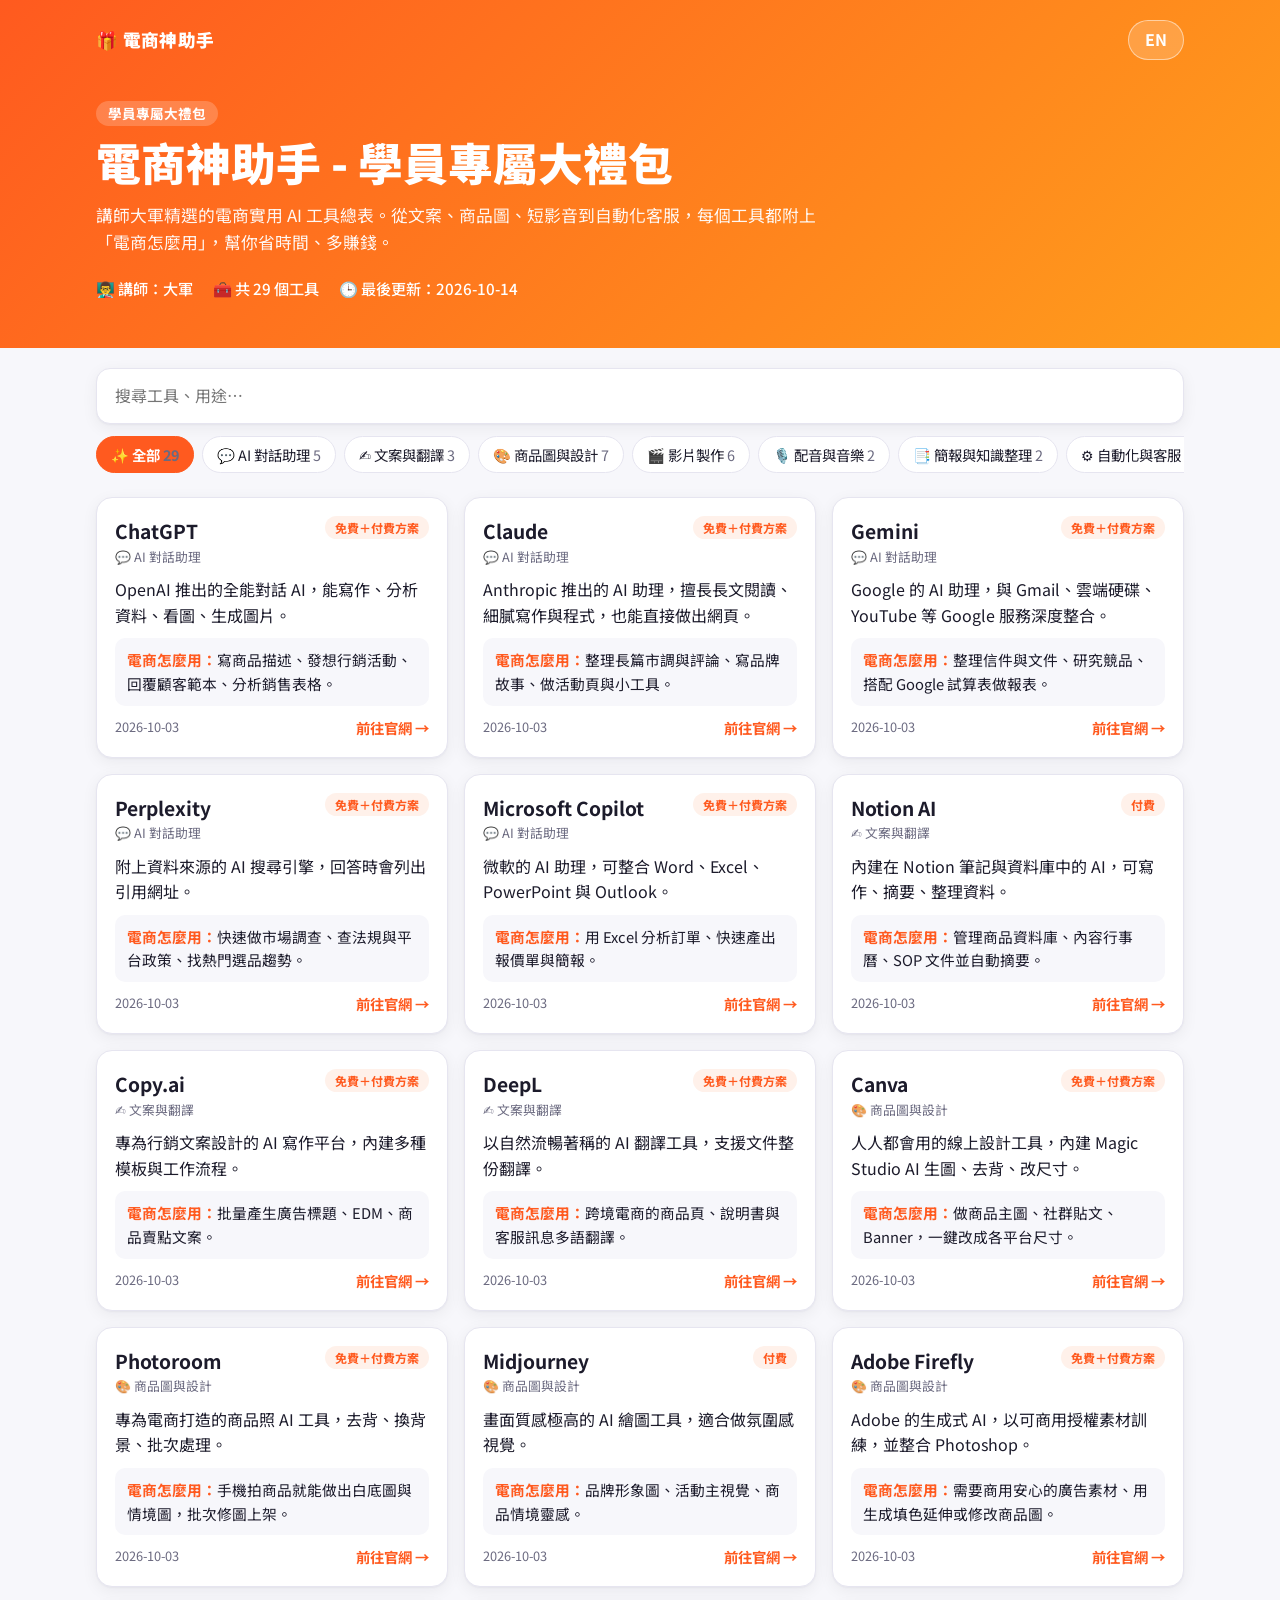
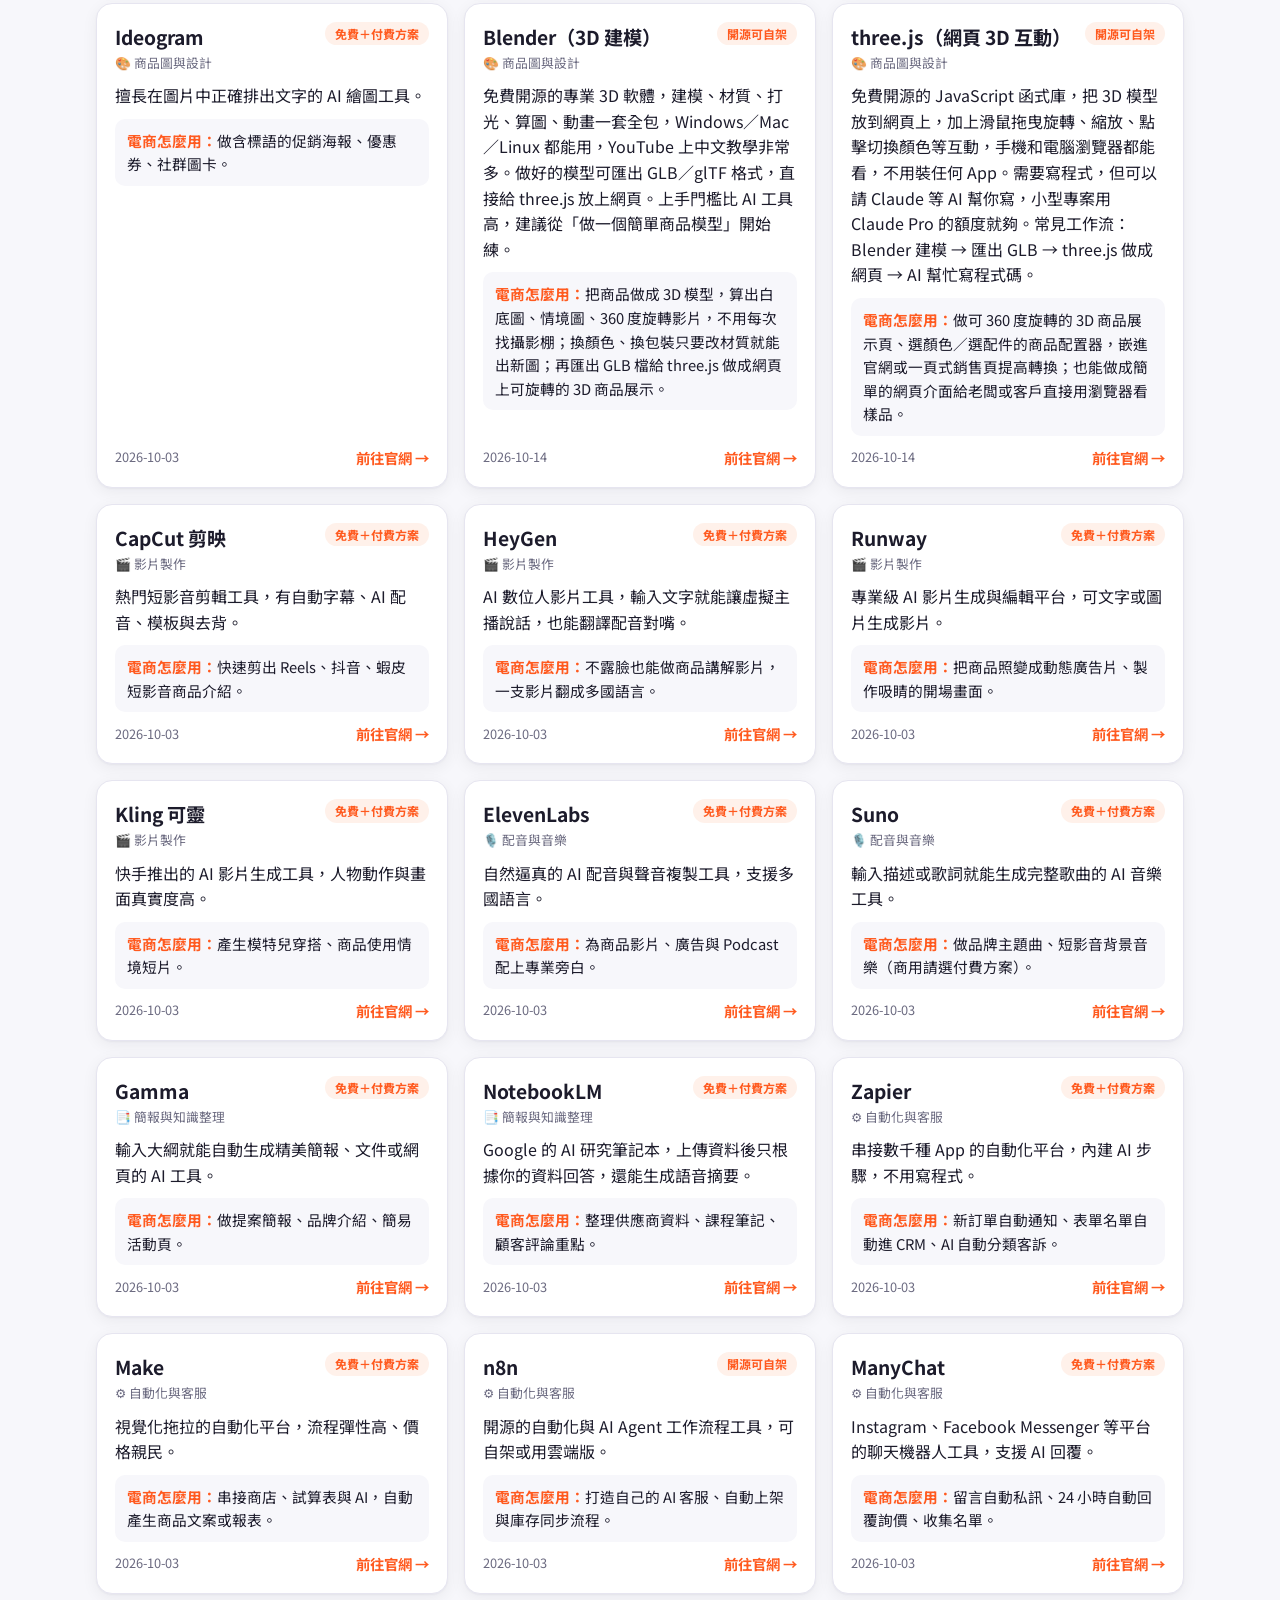
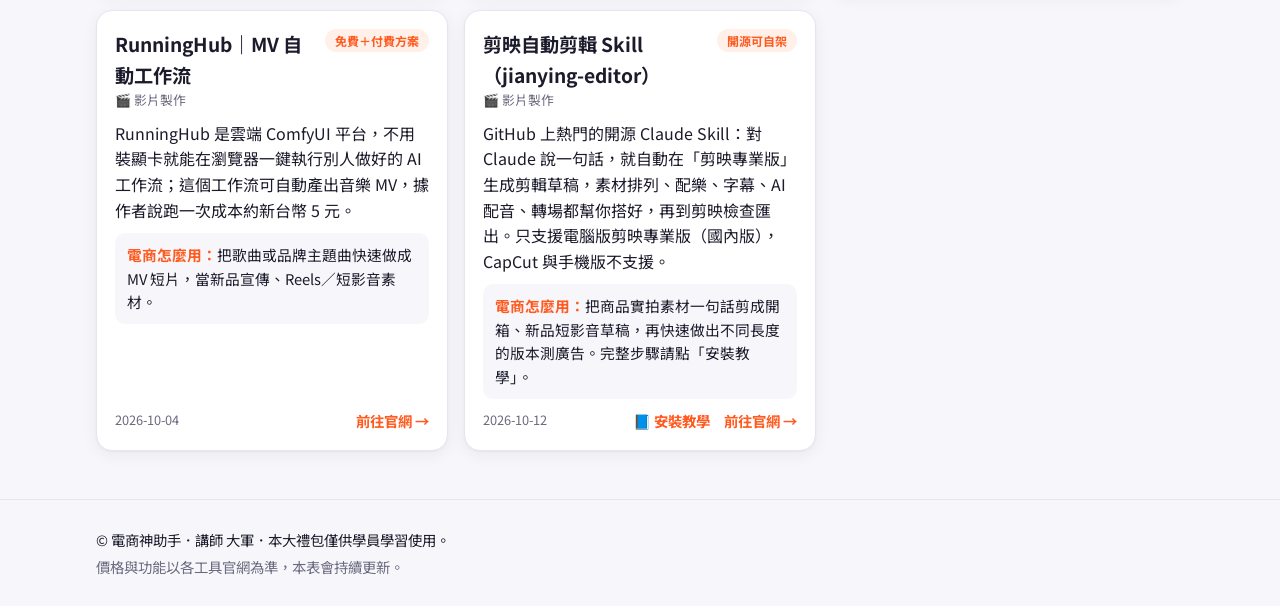
<file: index.html>
<!doctype html>
<html lang="zh-Hant">
<head>
  <meta charset="utf-8">
  <meta name="viewport" content="width=device-width, initial-scale=1">
  <title>電商神助手 - 學員專屬大禮包</title>
  <meta name="description" content="電商神助手講師大軍整理的電商實用 AI 工具總表，中英雙語。">
  <link rel="icon" href="data:image/svg+xml,<svg xmlns='http://www.w3.org/2000/svg' viewBox='0 0 100 100'><text y='.9em' font-size='90'>🎁</text></svg>">
  <link rel="preconnect" href="https://fonts.googleapis.com">
  <link href="https://fonts.googleapis.com/css2?family=Noto+Sans+TC:wght@400;500;700;900&display=swap" rel="stylesheet">
  <link rel="stylesheet" href="assets/style.css">
</head>
<body>
  <header class="hero">
    <div class="wrap">
      <div class="topbar">
        <span class="brand">🎁 <span data-i18n="brand">電商神助手</span></span>
        <button id="langBtn" class="lang-btn" type="button" aria-label="Switch language">EN</button>
      </div>
      <p class="eyebrow" data-i18n="eyebrow">學員專屬大禮包</p>
      <h1 data-i18n="title">電商神助手 - 學員專屬大禮包</h1>
      <p class="lead" data-i18n="lead">講師大軍精選的電商實用 AI 工具總表。從文案、商品圖、短影音到自動化客服，每個工具都附上「電商怎麼用」，幫你省時間、多賺錢。</p>
      <div class="meta">
        <span>👨‍🏫 <span data-i18n="instructor">講師：大軍</span></span>
        <span>🧰 <span id="toolCount"></span></span>
        <span>🕒 <span id="lastUpdated"></span></span>
      </div>
    </div>
  </header>

  <main class="wrap">
    <div class="controls">
      <input id="search" type="search" autocomplete="off" placeholder="搜尋工具、用途…">
      <div id="chips" class="chips" role="tablist"></div>
    </div>
    <p id="empty" class="empty" hidden data-i18n="empty">找不到符合的工具，換個關鍵字試試。</p>
    <div id="grid" class="grid"></div>
  </main>

  <footer class="footer">
    <div class="wrap">
      <p data-i18n="footer1">© 電商神助手．講師 大軍．本大禮包僅供學員學習使用。</p>
      <p class="muted" data-i18n="footer2">價格與功能以各工具官網為準，本表會持續更新。</p>
    </div>
  </footer>

  <script src="assets/app.js"></script>
</body>
</html>
</file>
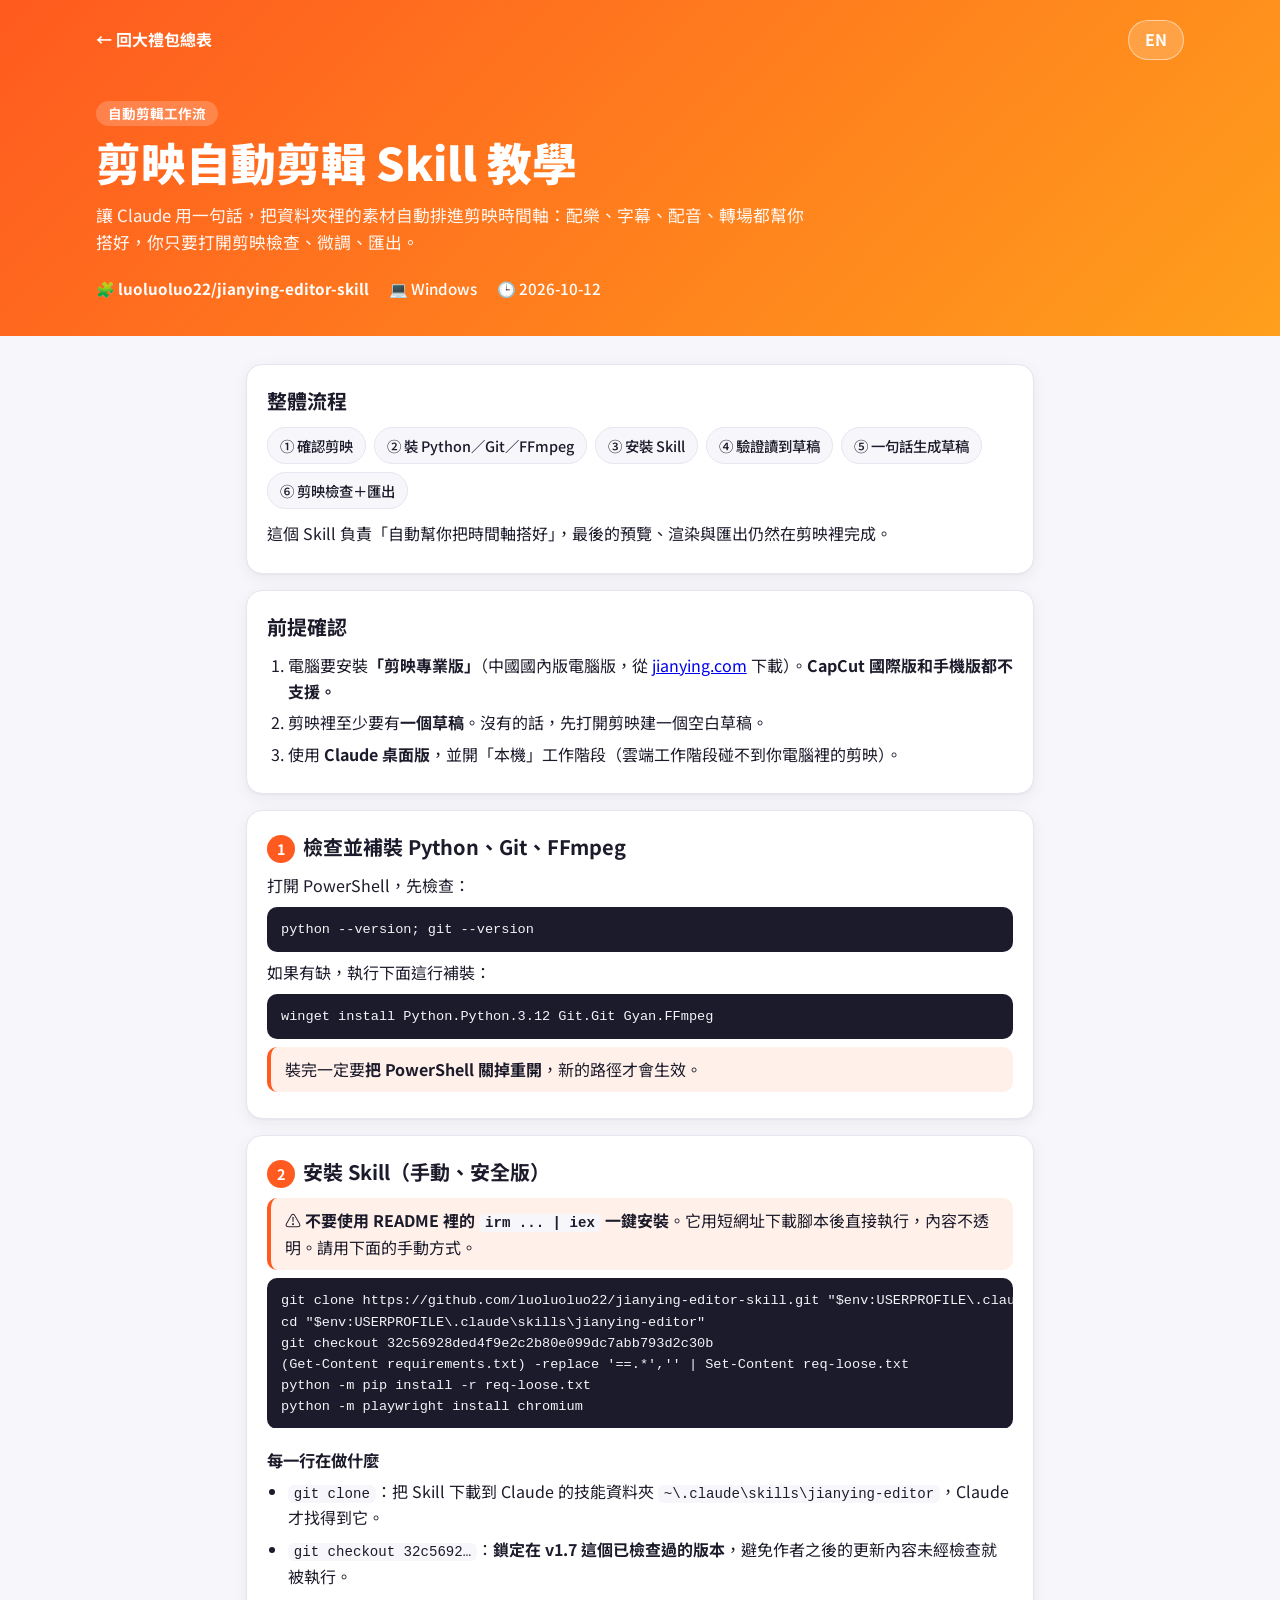
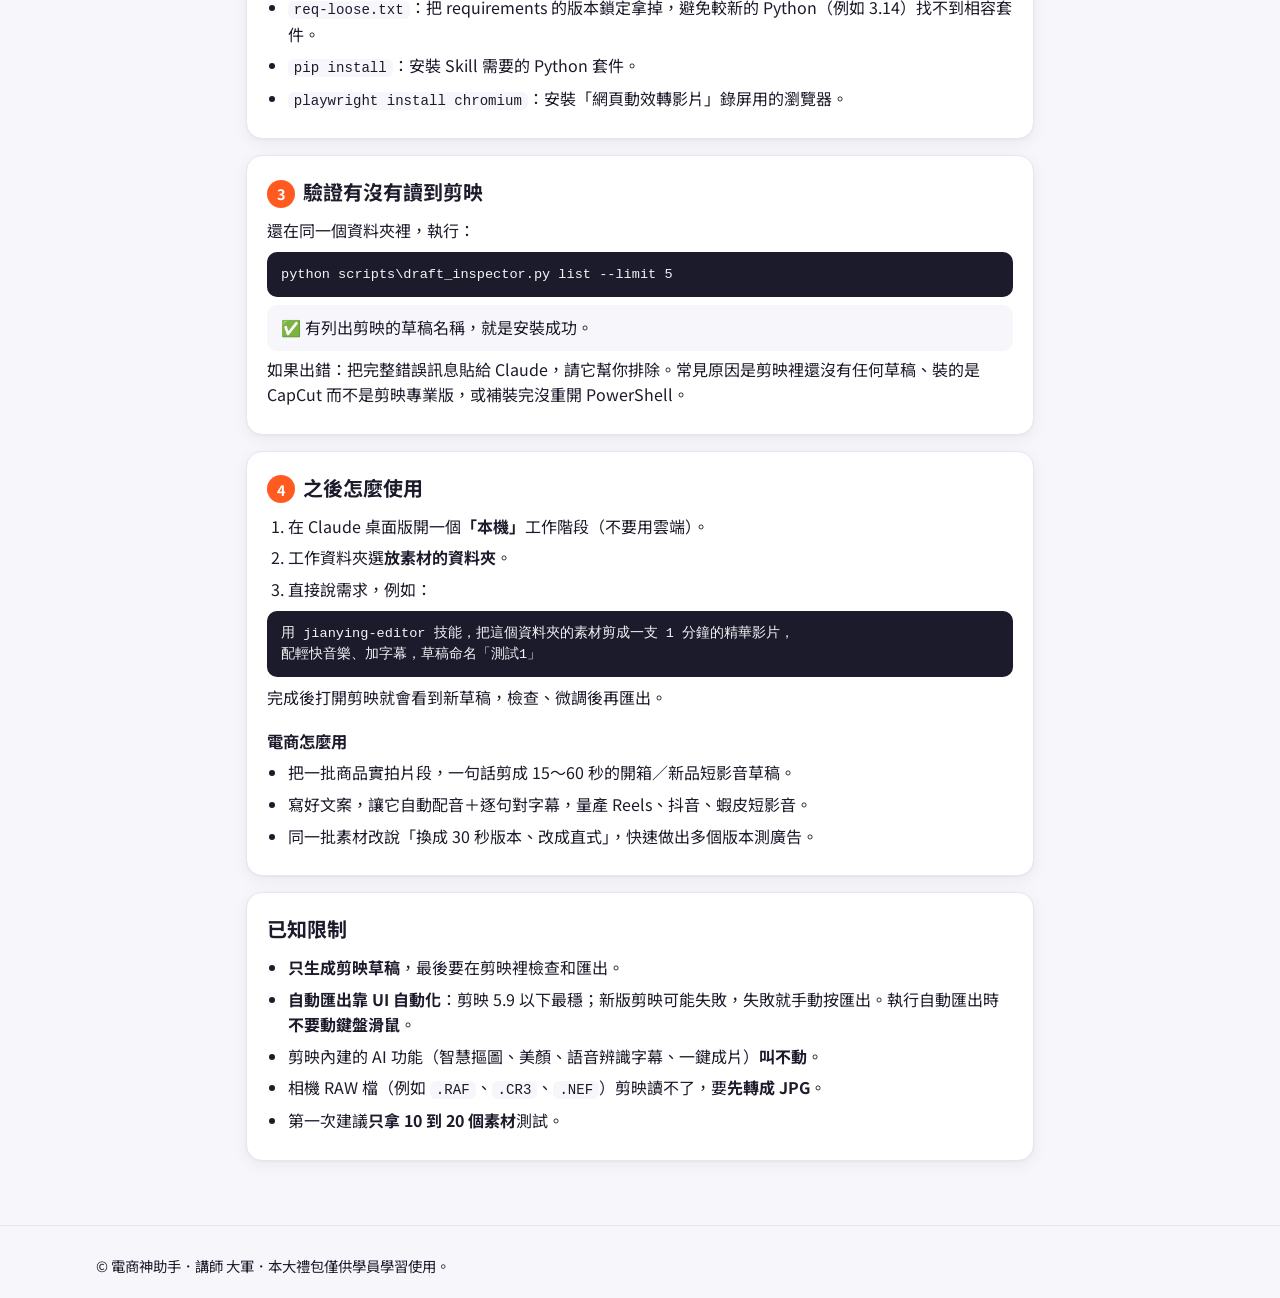
<file: guides/jianying-editor-skill.html>
<!doctype html>
<html lang="zh-Hant">
<head>
  <meta charset="utf-8">
  <meta name="viewport" content="width=device-width, initial-scale=1">
  <title>剪映自動剪輯 Skill 教學｜電商神助手</title>
  <meta name="description" content="用 Claude + 剪映專業版，一句話自動生成剪輯草稿的安裝與使用工作流。">
  <link rel="icon" href="data:image/svg+xml,<svg xmlns='http://www.w3.org/2000/svg' viewBox='0 0 100 100'><text y='.9em' font-size='90'>🎬</text></svg>">
  <link rel="preconnect" href="https://fonts.googleapis.com">
  <link href="https://fonts.googleapis.com/css2?family=Noto+Sans+TC:wght@400;500;700;900&display=swap" rel="stylesheet">
  <link rel="stylesheet" href="../assets/style.css">
  <style>
    .hero { padding-bottom: 36px; }
    .back { color: #fff; text-decoration: none; font-weight: 700; }
    .back:hover { text-decoration: underline; }
    .doc { max-width: 820px; padding-top: 28px; padding-bottom: 48px; }
    .doc section {
      background: var(--surface); border: 1px solid var(--border); border-radius: 16px;
      padding: 20px; margin-bottom: 16px; box-shadow: var(--shadow);
    }
    .doc h2 { margin: 0 0 10px; font-size: 1.25rem; }
    .doc h3 { margin: 18px 0 6px; font-size: 1.02rem; }
    .doc p, .doc li { margin: 6px 0; }
    .doc ul, .doc ol { padding-left: 1.3em; margin: 6px 0; }
    .step-no {
      display: inline-flex; align-items: center; justify-content: center; width: 28px; height: 28px;
      border-radius: 50%; background: var(--brand); color: #fff; font-size: .9rem; margin-right: 8px;
    }
    pre {
      margin: 8px 0; padding: 12px 14px; border-radius: 10px; overflow-x: auto;
      background: #1c1b2b; color: #f3f3f8; font-size: .85rem; line-height: 1.55;
    }
    code { font-family: ui-monospace, "Cascadia Code", Consolas, monospace; }
    p code, li code { background: var(--bg); padding: 1px 6px; border-radius: 6px; font-size: .88em; }
    .note { padding: 10px 14px; border-radius: 10px; background: var(--accent-bg); border-left: 4px solid var(--brand); }
    .ok { padding: 10px 14px; border-radius: 10px; background: var(--bg); }
    .doc .flow { display: flex; flex-wrap: wrap; gap: 8px; margin: 10px 0 0; padding: 0; list-style: none; }
    .doc .flow li {
      margin: 0; padding: 6px 12px; border-radius: 999px; font-size: .9rem; font-weight: 500;
      background: var(--bg); border: 1px solid var(--border);
    }
    [data-lang] { display: none; }
    html[lang="zh-Hant"] [data-lang="zh"], html[lang="en"] [data-lang="en"] { display: block; }
    html[lang="zh-Hant"] span[data-lang="zh"], html[lang="en"] span[data-lang="en"] { display: inline; }
  </style>
</head>
<body>
  <header class="hero">
    <div class="wrap">
      <div class="topbar">
        <a class="back" href="../"><span data-lang="zh">← 回大禮包總表</span><span data-lang="en">← Back to gift pack</span></a>
        <button id="langBtn" class="lang-btn" type="button" aria-label="Switch language">EN</button>
      </div>
      <p class="eyebrow"><span data-lang="zh">自動剪輯工作流</span><span data-lang="en">Auto-editing workflow</span></p>
      <h1><span data-lang="zh">剪映自動剪輯 Skill 教學</span><span data-lang="en">JianYing Auto-Editing Skill Guide</span></h1>
      <p class="lead" data-lang="zh">讓 Claude 用一句話，把資料夾裡的素材自動排進剪映時間軸：配樂、字幕、配音、轉場都幫你搭好，你只要打開剪映檢查、微調、匯出。</p>
      <p class="lead" data-lang="en">Let Claude turn one sentence into a ready-to-edit JianYing (剪映) draft: it lays your clips on the timeline with music, captions, voice-over and transitions. You just open JianYing, review, tweak and export.</p>
      <div class="meta">
        <span>🧩 <a class="back" href="https://github.com/luoluoluo22/jianying-editor-skill" target="_blank" rel="noopener">luoluoluo22/jianying-editor-skill</a></span>
        <span>💻 Windows</span>
        <span>🕒 2026-10-12</span>
      </div>
    </div>
  </header>

  <main class="wrap doc">

    <!-- ===================== 中文 ===================== -->
    <div data-lang="zh">
      <section>
        <h2>整體流程</h2>
        <ul class="flow">
          <li>① 確認剪映</li><li>② 裝 Python／Git／FFmpeg</li><li>③ 安裝 Skill</li><li>④ 驗證讀到草稿</li><li>⑤ 一句話生成草稿</li><li>⑥ 剪映檢查＋匯出</li>
        </ul>
        <p style="margin-top:12px">這個 Skill 負責「自動幫你把時間軸搭好」，最後的預覽、渲染與匯出仍然在剪映裡完成。</p>
      </section>

      <section>
        <h2>前提確認</h2>
        <ol>
          <li>電腦要安裝<strong>「剪映專業版」</strong>（中國國內版電腦版，從 <a href="https://www.jianying.com" target="_blank" rel="noopener">jianying.com</a> 下載）。<strong>CapCut 國際版和手機版都不支援。</strong></li>
          <li>剪映裡至少要有<strong>一個草稿</strong>。沒有的話，先打開剪映建一個空白草稿。</li>
          <li>使用 <strong>Claude 桌面版</strong>，並開「本機」工作階段（雲端工作階段碰不到你電腦裡的剪映）。</li>
        </ol>
      </section>

      <section>
        <h2><span class="step-no">1</span>檢查並補裝 Python、Git、FFmpeg</h2>
        <p>打開 PowerShell，先檢查：</p>
        <pre><code>python --version; git --version</code></pre>
        <p>如果有缺，執行下面這行補裝：</p>
        <pre><code>winget install Python.Python.3.12 Git.Git Gyan.FFmpeg</code></pre>
        <p class="note">裝完一定要<strong>把 PowerShell 關掉重開</strong>，新的路徑才會生效。</p>
      </section>

      <section>
        <h2><span class="step-no">2</span>安裝 Skill（手動、安全版）</h2>
        <p class="note">⚠️ <strong>不要使用 README 裡的 <code>irm ... | iex</code> 一鍵安裝</strong>。它用短網址下載腳本後直接執行，內容不透明。請用下面的手動方式。</p>
        <pre><code>git clone https://github.com/luoluoluo22/jianying-editor-skill.git "$env:USERPROFILE\.claude\skills\jianying-editor"
cd "$env:USERPROFILE\.claude\skills\jianying-editor"
git checkout 32c56928ded4f9e2c2b80e099dc7abb793d2c30b
(Get-Content requirements.txt) -replace '==.*','' | Set-Content req-loose.txt
python -m pip install -r req-loose.txt
python -m playwright install chromium</code></pre>
        <h3>每一行在做什麼</h3>
        <ul>
          <li><code>git clone</code>：把 Skill 下載到 Claude 的技能資料夾 <code>~\.claude\skills\jianying-editor</code>，Claude 才找得到它。</li>
          <li><code>git checkout 32c5692…</code>：<strong>鎖定在 v1.7 這個已檢查過的版本</strong>，避免作者之後的更新內容未經檢查就被執行。</li>
          <li><code>req-loose.txt</code>：把 requirements 的版本鎖定拿掉，避免較新的 Python（例如 3.14）找不到相容套件。</li>
          <li><code>pip install</code>：安裝 Skill 需要的 Python 套件。</li>
          <li><code>playwright install chromium</code>：安裝「網頁動效轉影片」錄屏用的瀏覽器。</li>
        </ul>
      </section>

      <section>
        <h2><span class="step-no">3</span>驗證有沒有讀到剪映</h2>
        <p>還在同一個資料夾裡，執行：</p>
        <pre><code>python scripts\draft_inspector.py list --limit 5</code></pre>
        <p class="ok">✅ 有列出剪映的草稿名稱，就是安裝成功。</p>
        <p>如果出錯：把完整錯誤訊息貼給 Claude，請它幫你排除。常見原因是剪映裡還沒有任何草稿、裝的是 CapCut 而不是剪映專業版，或補裝完沒重開 PowerShell。</p>
      </section>

      <section>
        <h2><span class="step-no">4</span>之後怎麼使用</h2>
        <ol>
          <li>在 Claude 桌面版開一個<strong>「本機」</strong>工作階段（不要用雲端）。</li>
          <li>工作資料夾選<strong>放素材的資料夾</strong>。</li>
          <li>直接說需求，例如：</li>
        </ol>
        <pre><code>用 jianying-editor 技能，把這個資料夾的素材剪成一支 1 分鐘的精華影片，
配輕快音樂、加字幕，草稿命名「測試1」</code></pre>
        <p>完成後打開剪映就會看到新草稿，檢查、微調後再匯出。</p>
        <h3>電商怎麼用</h3>
        <ul>
          <li>把一批商品實拍片段，一句話剪成 15～60 秒的開箱／新品短影音草稿。</li>
          <li>寫好文案，讓它自動配音＋逐句對字幕，量產 Reels、抖音、蝦皮短影音。</li>
          <li>同一批素材改說「換成 30 秒版本、改成直式」，快速做出多個版本測廣告。</li>
        </ul>
      </section>

      <section>
        <h2>已知限制</h2>
        <ul>
          <li><strong>只生成剪映草稿</strong>，最後要在剪映裡檢查和匯出。</li>
          <li><strong>自動匯出靠 UI 自動化</strong>：剪映 5.9 以下最穩；新版剪映可能失敗，失敗就手動按匯出。執行自動匯出時<strong>不要動鍵盤滑鼠</strong>。</li>
          <li>剪映內建的 AI 功能（智慧摳圖、美顏、語音辨識字幕、一鍵成片）<strong>叫不動</strong>。</li>
          <li>相機 RAW 檔（例如 <code>.RAF</code>、<code>.CR3</code>、<code>.NEF</code>）剪映讀不了，要<strong>先轉成 JPG</strong>。</li>
          <li>第一次建議<strong>只拿 10 到 20 個素材</strong>測試。</li>
        </ul>
      </section>
    </div>

    <!-- ===================== English ===================== -->
    <div data-lang="en">
      <section>
        <h2>The workflow at a glance</h2>
        <ul class="flow">
          <li>① Check JianYing</li><li>② Install Python / Git / FFmpeg</li><li>③ Install the skill</li><li>④ Verify drafts are found</li><li>⑤ One sentence → draft</li><li>⑥ Review & export in JianYing</li>
        </ul>
        <p style="margin-top:12px">The skill builds the timeline for you; previewing, rendering and exporting still happen inside JianYing.</p>
      </section>

      <section>
        <h2>Before you start</h2>
        <ol>
          <li>Install <strong>JianYing Pro (剪映专业版)</strong>, the mainland-China desktop app from <a href="https://www.jianying.com" target="_blank" rel="noopener">jianying.com</a>. <strong>CapCut (international) and the mobile app are not supported.</strong></li>
          <li>JianYing must contain <strong>at least one draft</strong>. If it has none, open JianYing and create an empty one.</li>
          <li>Use the <strong>Claude desktop app</strong> with a <strong>local</strong> session (a cloud session can't reach JianYing on your PC).</li>
        </ol>
      </section>

      <section>
        <h2><span class="step-no">1</span>Check for Python, Git and FFmpeg</h2>
        <p>Open PowerShell and check:</p>
        <pre><code>python --version; git --version</code></pre>
        <p>If anything is missing, install it:</p>
        <pre><code>winget install Python.Python.3.12 Git.Git Gyan.FFmpeg</code></pre>
        <p class="note">Afterwards, <strong>close and reopen PowerShell</strong> so the new PATH takes effect.</p>
      </section>

      <section>
        <h2><span class="step-no">2</span>Install the skill (manual, safer method)</h2>
        <p class="note">⚠️ <strong>Do not use the README's <code>irm ... | iex</code> one-liner.</strong> It downloads a script from a short link and runs it immediately, so you can't see what it does. Use the manual steps below.</p>
        <pre><code>git clone https://github.com/luoluoluo22/jianying-editor-skill.git "$env:USERPROFILE\.claude\skills\jianying-editor"
cd "$env:USERPROFILE\.claude\skills\jianying-editor"
git checkout 32c56928ded4f9e2c2b80e099dc7abb793d2c30b
(Get-Content requirements.txt) -replace '==.*','' | Set-Content req-loose.txt
python -m pip install -r req-loose.txt
python -m playwright install chromium</code></pre>
        <h3>What each line does</h3>
        <ul>
          <li><code>git clone</code>: downloads the skill into Claude's skills folder, <code>~\.claude\skills\jianying-editor</code>, so Claude can find it.</li>
          <li><code>git checkout 32c5692…</code>: <strong>pins the reviewed v1.7 commit</strong>, so later upstream changes don't run unreviewed.</li>
          <li><code>req-loose.txt</code>: strips version pins from requirements so newer Pythons (e.g. 3.14) can still find compatible packages.</li>
          <li><code>pip install</code>: installs the Python packages the skill needs.</li>
          <li><code>playwright install chromium</code>: installs the browser used to record web animations as video.</li>
        </ul>
      </section>

      <section>
        <h2><span class="step-no">3</span>Verify it can see JianYing</h2>
        <p>From the same folder, run:</p>
        <pre><code>python scripts\draft_inspector.py list --limit 5</code></pre>
        <p class="ok">✅ If it lists your JianYing draft names, the install worked.</p>
        <p>If it errors, paste the full message to Claude and ask it to troubleshoot. Common causes: no drafts in JianYing yet, CapCut installed instead of JianYing Pro, or PowerShell not reopened after installing.</p>
      </section>

      <section>
        <h2><span class="step-no">4</span>Using it</h2>
        <ol>
          <li>In the Claude desktop app, start a <strong>local</strong> session (not cloud).</li>
          <li>Pick the <strong>folder that holds your footage</strong> as the working folder.</li>
          <li>Describe what you want, for example:</li>
        </ol>
        <pre><code>Use the jianying-editor skill to cut the footage in this folder into a
1-minute highlight video with upbeat music and captions. Name the draft "Test1".</code></pre>
        <p>Open JianYing afterwards and the new draft is there. Review, tweak, then export.</p>
        <h3>For sellers</h3>
        <ul>
          <li>Turn a batch of product clips into a 15–60s unboxing or launch video draft with one sentence.</li>
          <li>Write the script and let it add voice-over plus line-by-line captions to mass-produce Reels and short-form ads.</li>
          <li>Ask for "a 30-second vertical version" of the same footage to spin up ad variants for testing.</li>
        </ul>
      </section>

      <section>
        <h2>Known limitations</h2>
        <ul>
          <li><strong>It only creates JianYing drafts</strong>; you still review and export in JianYing.</li>
          <li><strong>Auto-export relies on UI automation</strong>: most reliable on JianYing 5.9 or earlier; newer versions may fail, so just click Export yourself. <strong>Don't touch the keyboard or mouse</strong> while auto-export runs.</li>
          <li>JianYing's built-in AI features (smart cutout, beauty filters, speech-to-caption, one-click video) <strong>can't be triggered</strong>.</li>
          <li>Camera RAW files (e.g. <code>.RAF</code>, <code>.CR3</code>, <code>.NEF</code>) can't be read by JianYing; <strong>convert to JPG first</strong>.</li>
          <li>For your first run, <strong>test with only 10 to 20 clips</strong>.</li>
        </ul>
      </section>
    </div>

  </main>

  <footer class="footer">
    <div class="wrap">
      <p data-lang="zh">© 電商神助手．講師 大軍．本大禮包僅供學員學習使用。</p>
      <p data-lang="en">© E-commerce Genie (電商神助手) · Instructor 大軍 · For enrolled students.</p>
    </div>
  </footer>

  <script>
    (function () {
      var lang = 'zh';
      try { var s = localStorage.getItem('lang'); if (s === 'zh' || s === 'en') lang = s; } catch (e) {}
      var btn = document.getElementById('langBtn');
      function apply() {
        document.documentElement.lang = lang === 'zh' ? 'zh-Hant' : 'en';
        document.title = lang === 'zh' ? '剪映自動剪輯 Skill 教學｜電商神助手' : 'JianYing Auto-Editing Skill Guide | E-commerce Genie';
        btn.textContent = lang === 'zh' ? 'EN' : '中文';
      }
      btn.addEventListener('click', function () {
        lang = lang === 'zh' ? 'en' : 'zh';
        try { localStorage.setItem('lang', lang); } catch (e) {}
        apply();
      });
      apply();
    })();
  </script>
</body>
</html>
</file>
<file: assets/style.css>
:root {
  --bg: #f7f7fb;
  --surface: #ffffff;
  --text: #1c1b2b;
  --muted: #6b6a80;
  --border: #e6e5f0;
  --brand: #ff5a1f;
  --brand-2: #ff9f1c;
  --accent-bg: #fff1ea;
  --hero-text: #ffffff;
  --shadow: 0 1px 2px rgba(20, 20, 40, .04), 0 4px 16px rgba(20, 20, 40, .06);
}
@media (prefers-color-scheme: dark) {
  :root:not([data-theme="light"]) {
    --bg: #12121a;
    --surface: #1c1c28;
    --text: #ececf4;
    --muted: #a3a2b8;
    --border: #2d2c3d;
    --accent-bg: #3a2218;
    --shadow: none;
  }
}
:root[data-theme="dark"] {
  --bg: #12121a; --surface: #1c1c28; --text: #ececf4; --muted: #a3a2b8;
  --border: #2d2c3d; --accent-bg: #3a2218; --shadow: none;
}

* { box-sizing: border-box; }
body {
  margin: 0;
  background: var(--bg);
  color: var(--text);
  font-family: "Noto Sans TC", system-ui, -apple-system, "Segoe UI", sans-serif;
  line-height: 1.6;
}
.wrap { max-width: 1120px; margin: 0 auto; padding: 0 16px; }

.hero {
  background: linear-gradient(135deg, var(--brand) 0%, var(--brand-2) 100%);
  color: var(--hero-text);
  padding: 20px 0 48px;
}
.topbar { display: flex; justify-content: space-between; align-items: center; margin-bottom: 40px; }
.brand { font-weight: 900; font-size: 1.1rem; letter-spacing: .02em; }
.lang-btn {
  background: rgba(255,255,255,.18); color: #fff; border: 1px solid rgba(255,255,255,.5);
  border-radius: 999px; padding: 6px 16px; font: inherit; font-weight: 700; cursor: pointer;
}
.lang-btn:hover { background: rgba(255,255,255,.3); }
.eyebrow {
  display: inline-block; margin: 0 0 8px; padding: 2px 12px; border-radius: 999px;
  background: rgba(255,255,255,.2); font-size: .85rem; font-weight: 700;
}
.hero h1 { margin: 0 0 12px; font-size: clamp(1.7rem, 4.5vw, 2.8rem); font-weight: 900; line-height: 1.25; }
.lead { margin: 0 0 20px; max-width: 720px; font-size: 1.05rem; opacity: .95; }
.meta { display: flex; flex-wrap: wrap; gap: 8px 20px; font-size: .95rem; font-weight: 500; }

.controls {
  position: sticky; top: 0; z-index: 5; background: var(--bg);
  padding: 20px 0 12px;
}
#search {
  width: 100%; padding: 14px 18px; font: inherit; font-size: 1rem;
  border: 1px solid var(--border); border-radius: 14px;
  background: var(--surface); color: var(--text); box-shadow: var(--shadow);
}
#search:focus { outline: 2px solid var(--brand); outline-offset: 1px; }
.chips { display: flex; gap: 8px; overflow-x: auto; padding: 12px 0 4px; scrollbar-width: none; }
.chips::-webkit-scrollbar { display: none; }
.chip {
  flex: none; padding: 6px 14px; border-radius: 999px; font: inherit; font-size: .9rem;
  border: 1px solid var(--border); background: var(--surface); color: var(--text); cursor: pointer;
}
.chip[aria-selected="true"] { background: var(--brand); border-color: var(--brand); color: #fff; font-weight: 700; }

.grid {
  display: grid; gap: 16px; padding: 8px 0 48px;
  grid-template-columns: repeat(auto-fill, minmax(300px, 1fr));
}
.card {
  display: flex; flex-direction: column; gap: 10px;
  background: var(--surface); border: 1px solid var(--border); border-radius: 16px;
  padding: 18px; box-shadow: var(--shadow);
}
.card-head { display: flex; justify-content: space-between; align-items: flex-start; gap: 8px; }
.card h2 { margin: 0; font-size: 1.2rem; font-weight: 700; }
.cat { font-size: .8rem; color: var(--muted); }
.price {
  flex: none; font-size: .75rem; font-weight: 700; padding: 2px 10px; border-radius: 999px;
  background: var(--accent-bg); color: var(--brand);
}
.summary { margin: 0; }
.use { margin: 0; padding: 10px 12px; border-radius: 10px; background: var(--bg); font-size: .92rem; }
.use strong { color: var(--brand); }
.card-foot { margin-top: auto; display: flex; justify-content: space-between; align-items: center; font-size: .8rem; color: var(--muted); }
.card a {
  color: var(--brand); font-weight: 700; text-decoration: none; font-size: .9rem;
}
.card a:hover { text-decoration: underline; }
.links { display: flex; gap: 14px; flex-wrap: wrap; justify-content: flex-end; }
.empty { text-align: center; color: var(--muted); padding: 40px 0; }

.footer { border-top: 1px solid var(--border); padding: 24px 0; font-size: .9rem; }
.footer p { margin: 4px 0; }
.muted { color: var(--muted); }

@media (max-width: 480px) {
  .grid { grid-template-columns: 1fr; }
  .topbar { margin-bottom: 28px; }
}
</file>
